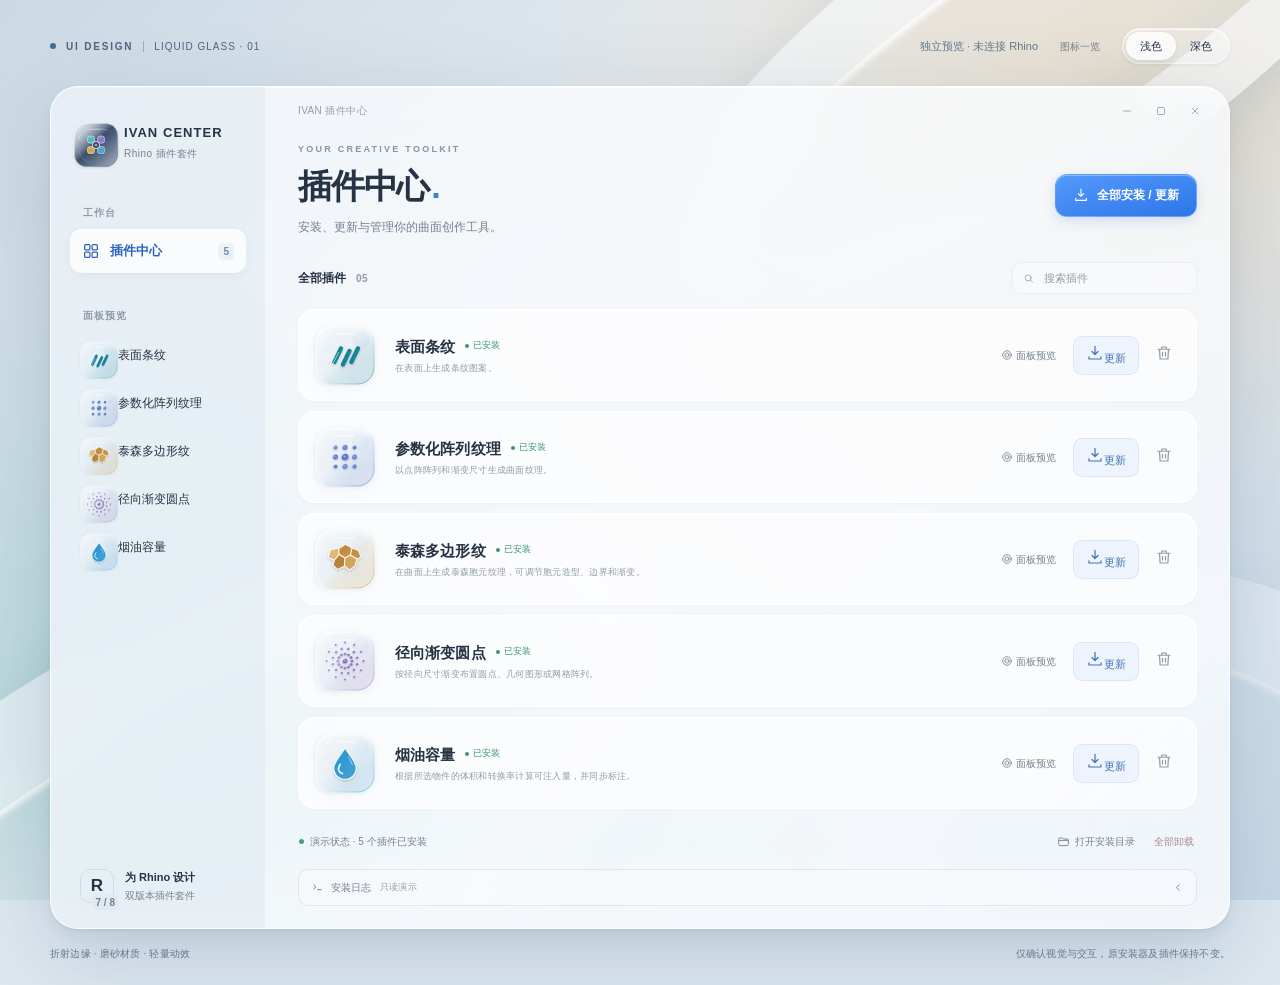
<file: index.html>
<!doctype html>
<html lang="zh-CN">
<head>
  <meta charset="UTF-8">
  <meta name="viewport" content="width=device-width, initial-scale=1.0">
  <meta name="color-scheme" content="light dark">
  <title>IVAN CENTER · Liquid Glass UI 预览</title>
  <link rel="stylesheet" href="styles.css">
</head>
<body>
  <div class="wallpaper" aria-hidden="true"><div class="ribbon one"></div><div class="ribbon two"></div><div class="ribbon three"></div></div>
  <div class="design-toolbar">
    <div class="design-label"><span class="design-dot"></span> UI DESIGN <span class="toolbar-line"></span><span>LIQUID GLASS · 01</span></div>
    <div class="design-actions"><span class="preview-note">独立预览 · 未连接 Rhino</span><button type="button" id="iconBoardButton" class="text-button">图标一览</button><div class="theme-switch" role="group" aria-label="预览主题"><button type="button" data-theme="light" aria-pressed="true">浅色</button><button type="button" data-theme="dark" aria-pressed="false">深色</button></div></div>
  </div>
  <main class="app-window" id="appWindow">
    <aside class="sidebar">
      <div class="brand"><span id="brandIcon"></span><div><strong>IVAN CENTER</strong><span>Rhino 插件套件</span></div></div>
      <div class="side-heading">工作台</div>
      <button type="button" class="nav-main selected" id="homeButton"><span class="ui-icon" data-glyph="grid"></span>插件中心<span class="nav-count">5</span></button>
      <div class="side-heading panels-heading">面板预览</div>
      <nav class="panel-nav" id="panelNav" aria-label="插件面板预览"></nav>
      <div class="sidebar-bottom"><div class="compatibility-mark">R<span>7 / 8</span></div><div><strong>为 Rhino 设计</strong><span>双版本插件套件</span></div></div>
    </aside>
    <section class="main-content">
      <header class="window-bar"><span>IVAN 插件中心</span><div class="window-controls"><button type="button" id="minimizeButton" aria-label="最小化预览"><span class="ui-icon" data-glyph="minus"></span></button><button type="button" id="resizeButton" aria-label="切换预览尺寸"><span class="ui-icon" data-glyph="square"></span></button><button type="button" id="exitButton" aria-label="退出预览"><span class="ui-icon" data-glyph="close"></span></button></div></header>
      <div class="content-inner">
        <div class="page-heading"><div><div class="eyebrow">YOUR CREATIVE TOOLKIT</div><h1>插件中心<span class="heading-dot">.</span></h1><p>安装、更新与管理你的曲面创作工具。</p></div><button type="button" class="button primary install-all" id="installAll"><span class="ui-icon" data-glyph="download"></span>全部安装 / 更新</button></div>
        <div class="list-toolbar"><div class="collection-label">全部插件 <span>05</span></div><label class="search-field"><span class="ui-icon" data-glyph="search"></span><input type="search" id="pluginSearch" placeholder="搜索插件" aria-label="搜索插件"></label></div>
        <div class="plugin-list" id="pluginList"></div>
        <div class="empty-search" id="emptySearch" hidden><span class="ui-icon" data-glyph="search"></span><strong>没有匹配的插件</strong><p>试试插件名称或英文命令。</p></div>
        <section class="installation-footer"><div class="footer-top"><div class="ready-label"><span class="status-dot"></span><span id="overallStatus">演示状态 · 5 个插件已安装</span></div><div class="footer-actions"><button type="button" id="openDirectory" class="text-button"><span class="ui-icon" data-glyph="folder"></span>打开安装目录</button><button type="button" id="uninstallAll" class="text-button danger-text">全部卸载</button></div></div><div class="progress-line" id="installProgress" hidden><div></div></div><details class="log-details"><summary><span class="ui-icon" data-glyph="terminal"></span>安装日志<span class="log-tag">只读演示</span><span class="ui-icon summary-chevron" data-glyph="chevron"></span></summary><pre id="logOutput">[UI PREVIEW] 五个插件已载入设计预览。
不执行安装、卸载或 Rhino 命令。</pre></details></section>
      </div>
    </section>
  </main>
  <div class="design-caption"><span>折射边缘 · 磨砂材质 · 轻量动效</span><span>仅确认视觉与交互，原安装器及插件保持不变。</span></div>
  <div class="overlay" id="panelOverlay" hidden>
    <div class="preview-shell" role="dialog" aria-modal="true" aria-labelledby="panelTitle">
      <section class="viewport"><header><span class="viewport-label"><span class="status-dot"></span>造型示意</span><button type="button" id="fixtureButton" class="fixture-button">示例：多重曲面 · 2 面</button></header><div class="viewport-art" id="viewportArt"></div><div class="viewport-description"><span id="visualEnglish"></span><h2 id="visualTitle"></h2><p id="visualDescription"></p></div><footer><span class="axis-mark"><i>X</i><i>Y</i><i>Z</i></span><span>效果示意 · 非 Rhino 计算结果</span></footer></section>
      <section class="parameter-panel"><header class="panel-header"><span id="panelHeaderIcon"></span><div><div class="panel-overline">PARAMETERS <span id="panelIndex"></span></div><h2 id="panelTitle"></h2></div><button type="button" id="closePanel" class="round-button" aria-label="关闭参数面板"><span class="ui-icon" data-glyph="close"></span></button></header><div class="panel-scroll" id="panelBody"></div><footer class="panel-footer"><div class="panel-status" id="panelStatus" role="status" aria-live="polite">未选择物件</div><div class="panel-footer-buttons"><button type="button" id="cancelPanel" class="button secondary">取消</button><button type="button" id="generateButton" class="button primary">生成<span class="ui-icon" data-glyph="arrow"></span></button></div></footer></section>
    </div>
  </div>
  <div class="overlay" id="iconsOverlay" hidden><section class="icons-dialog" role="dialog" aria-modal="true" aria-labelledby="iconsTitle"><header><div><div class="eyebrow">ONE FAMILY. FIVE TOOLS.</div><h2 id="iconsTitle">同一种材质，各自的性格。</h2></div><button type="button" class="round-button" id="closeIcons" aria-label="关闭图标一览"><span class="ui-icon" data-glyph="close"></span></button></header><div class="icon-family" id="iconFamily"></div><footer>统一晶体底板、顶光与折射边缘；通过符号和色相区分插件，不只依赖颜色。</footer></section></div>
  <div class="confirm-overlay" id="confirmOverlay" hidden><section class="confirm-dialog" role="alertdialog" aria-modal="true" aria-labelledby="confirmTitle"><div class="confirm-symbol"><span class="ui-icon" data-glyph="trash"></span></div><h2 id="confirmTitle">卸载插件？</h2><p id="confirmDescription"></p><div><button type="button" class="button secondary" id="confirmCancel">取消</button><button type="button" class="button danger" id="confirmAccept">演示卸载</button></div></section></div>
  <div class="toast" id="toast" role="status" aria-live="polite" hidden></div>
  <div class="closed-state" id="closedState" hidden><span id="closedIcon"></span><h1>预览已关闭</h1><p>原安装器和插件未受影响。</p><button type="button" class="button primary" id="reopenButton">重新打开预览</button></div>
  <script src="icons.js"></script><script src="panels-data.js"></script><script src="art.js"></script><script src="app.js"></script>
</body>
</html>
</file>
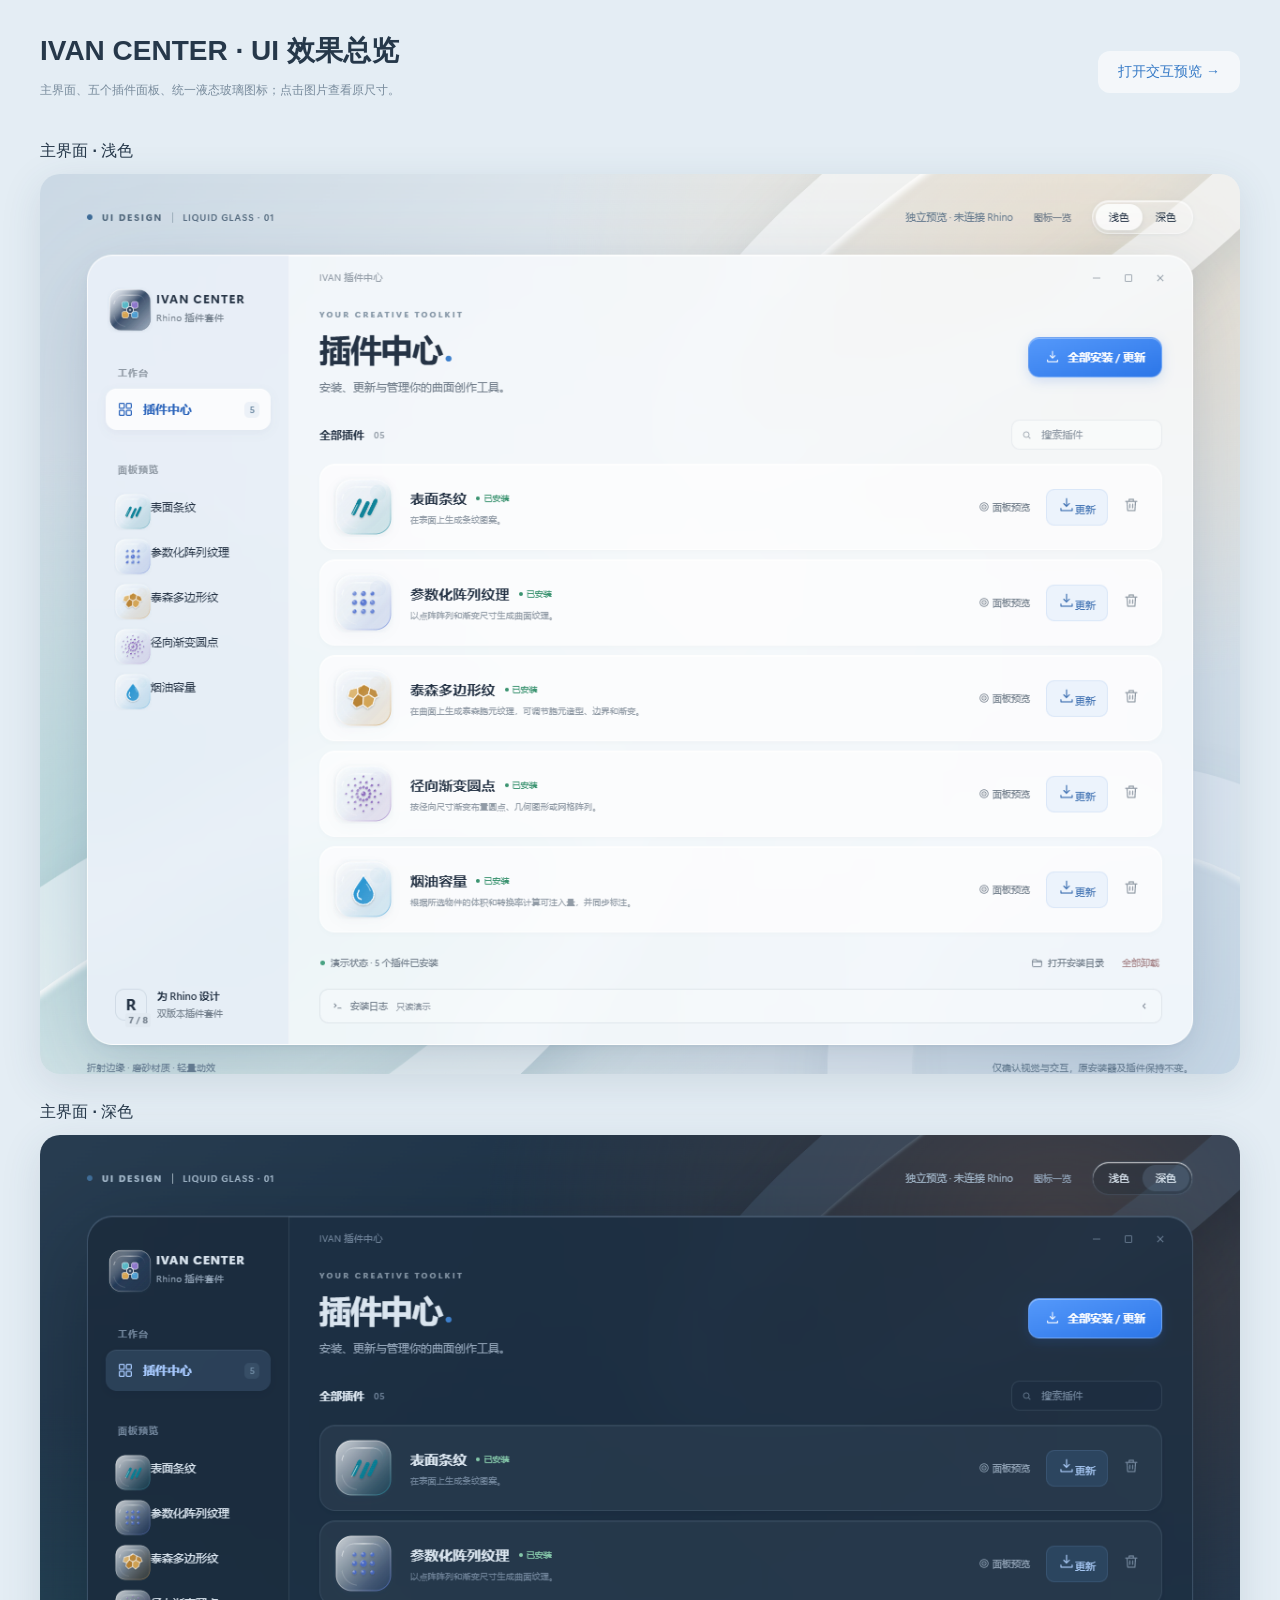
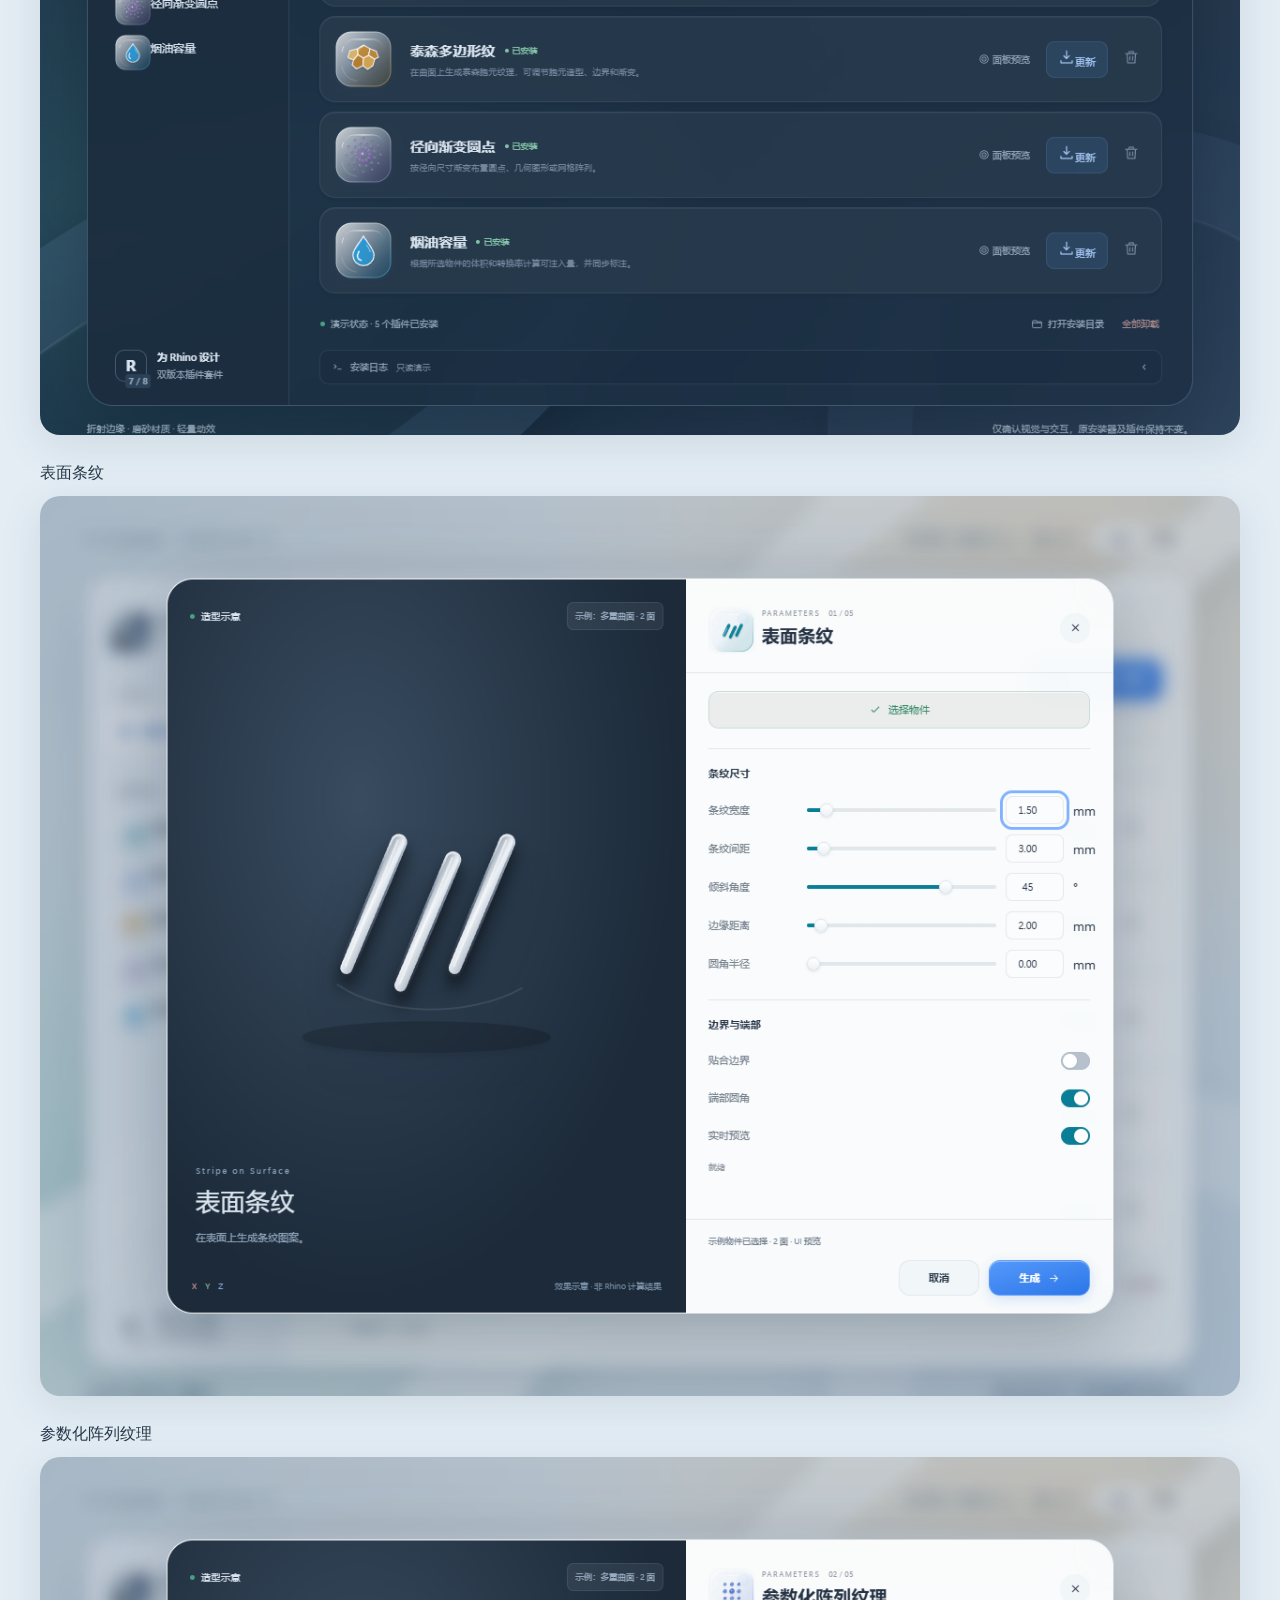
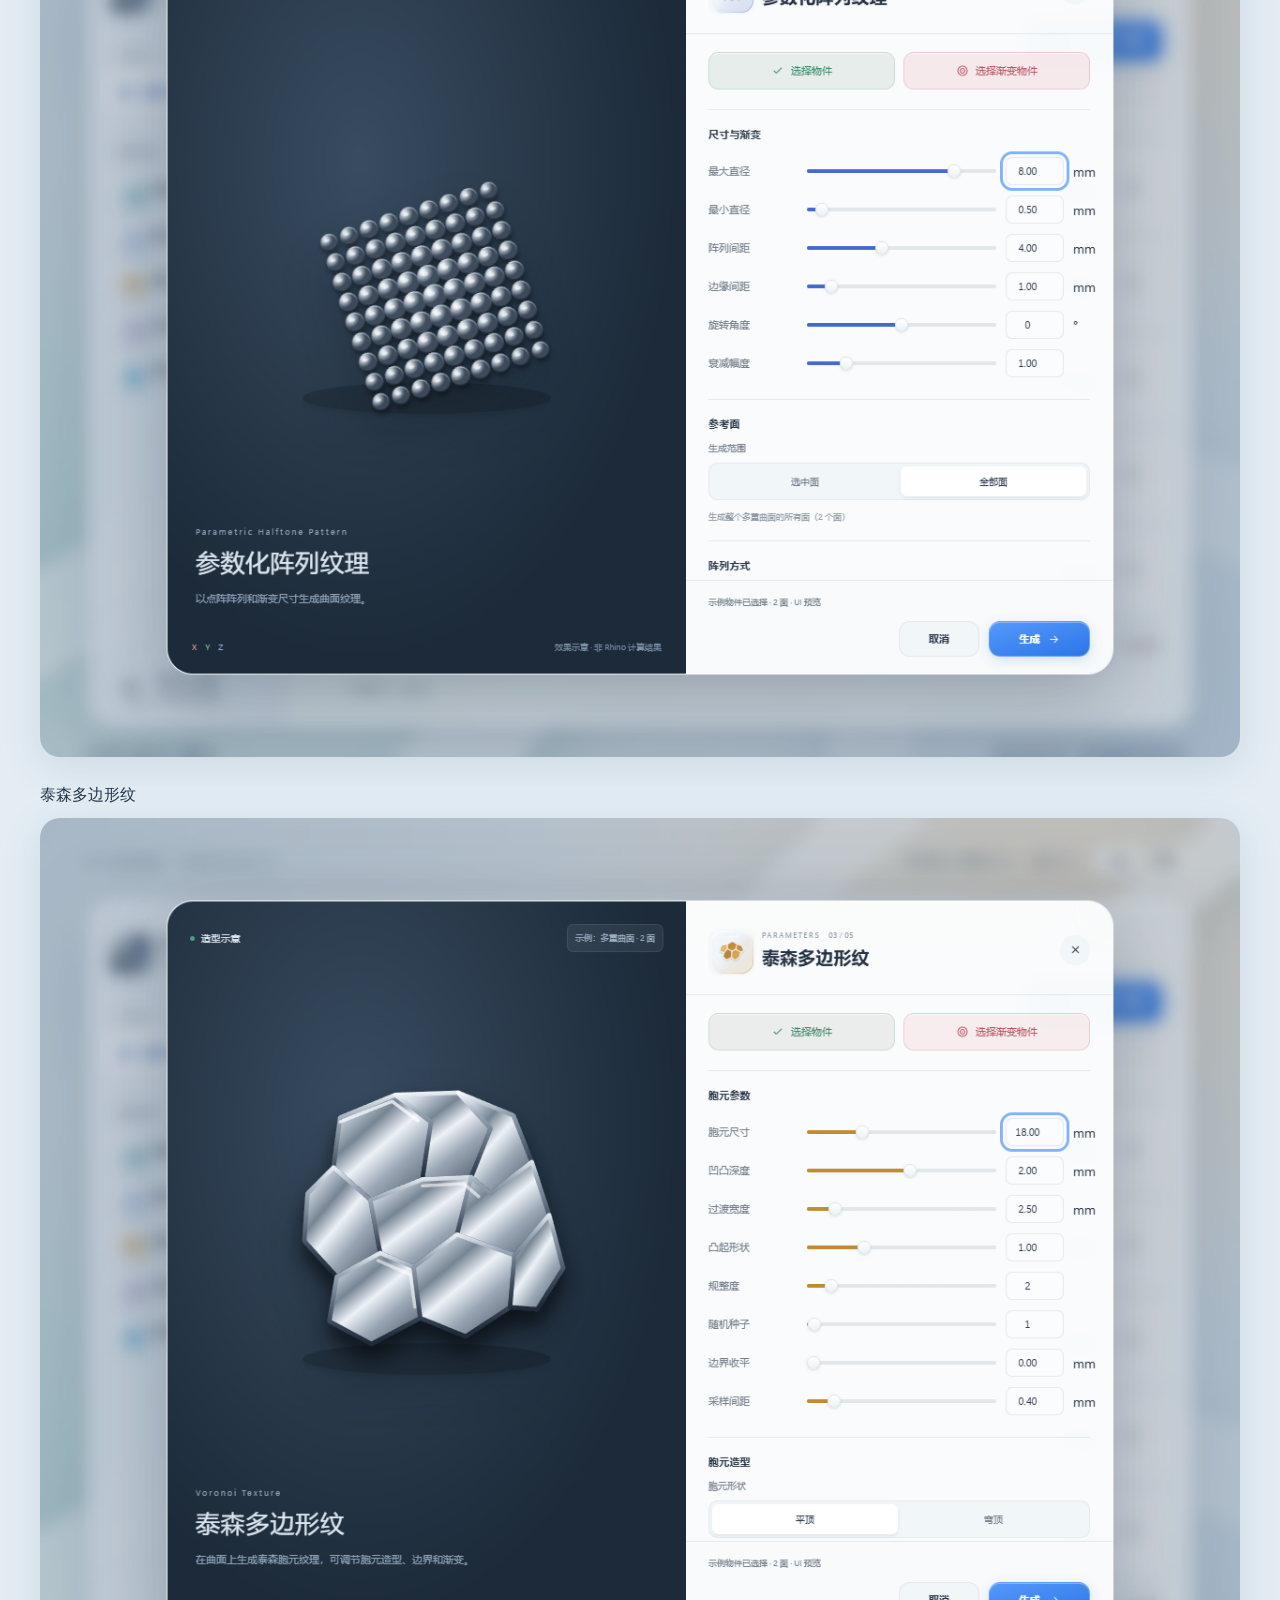
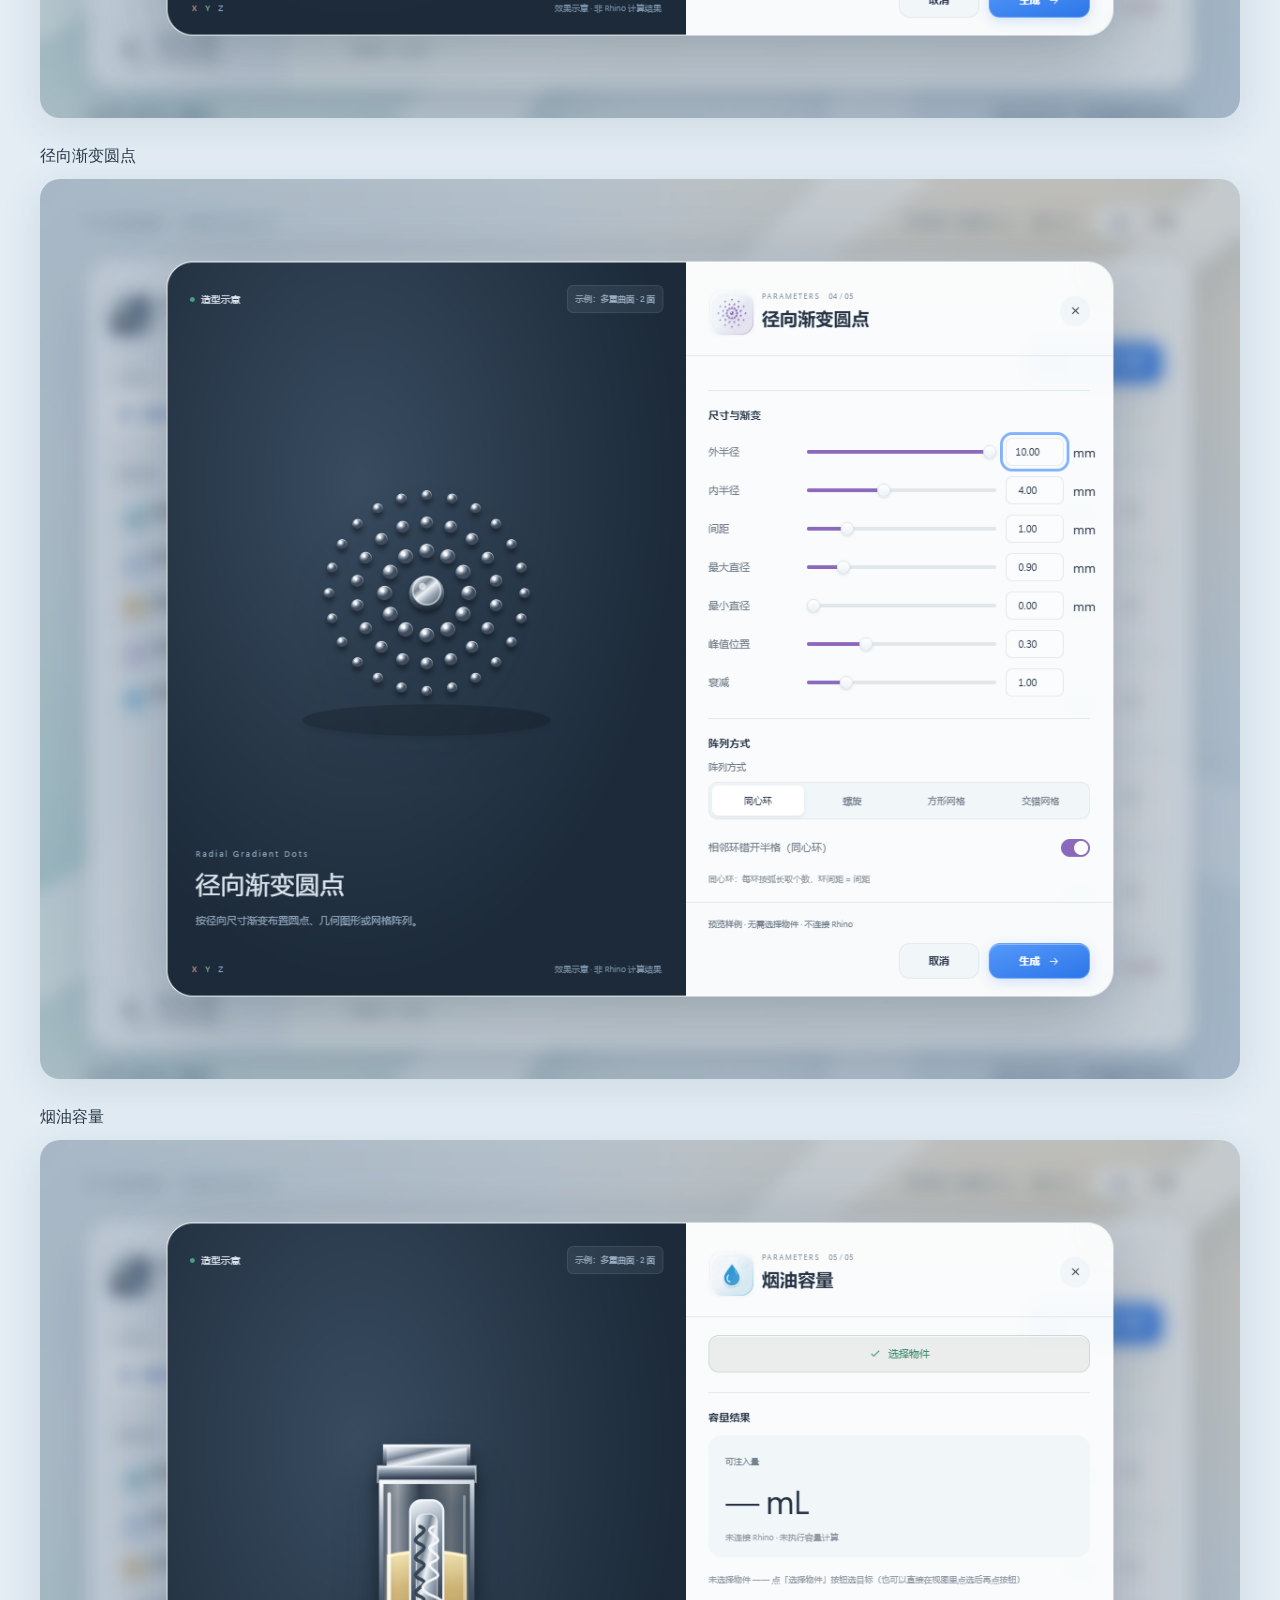
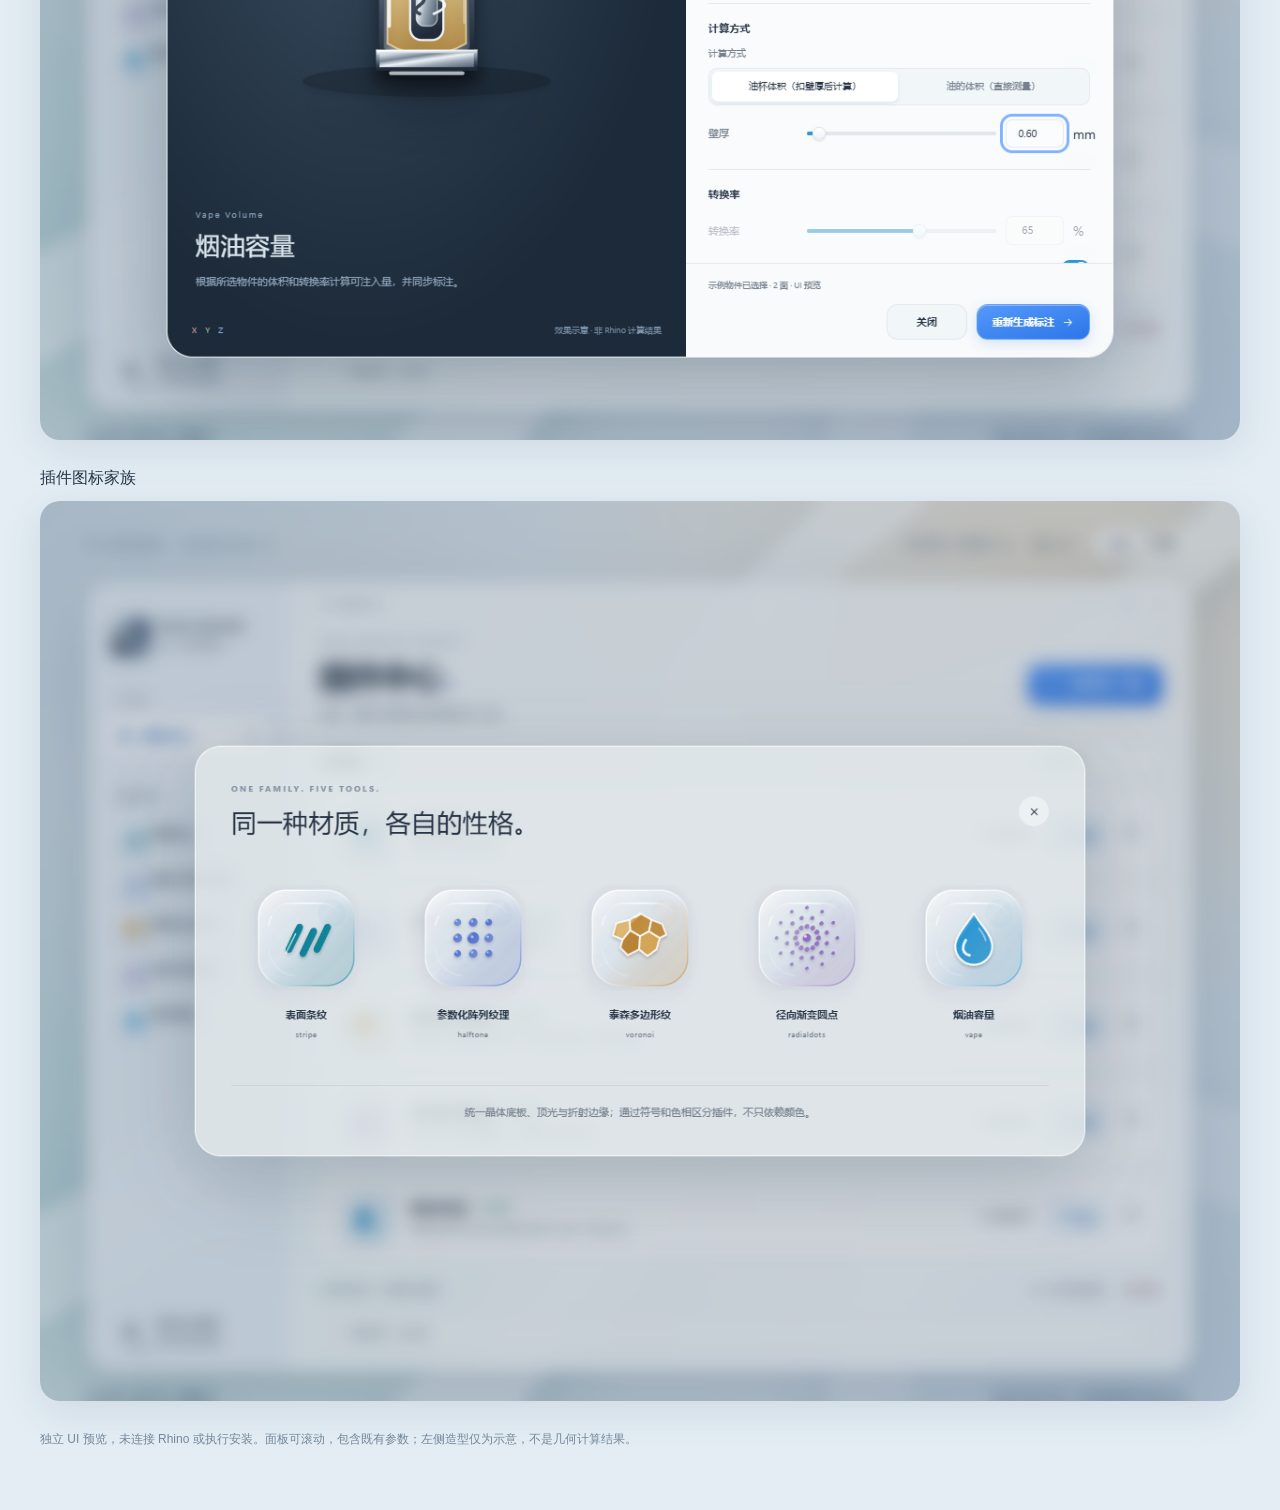
<file: gallery.html>
<!doctype html><html lang="zh-CN"><head><meta charset="utf-8"><meta name="viewport" content="width=device-width,initial-scale=1"><title>IVAN CENTER UI 效果总览</title><style>*{box-sizing:border-box}body{margin:0;padding:32px;background:#e4edf4;color:#26384a;font:14px "Segoe UI","Microsoft YaHei",sans-serif}main{max-width:1200px;margin:auto}header{display:flex;gap:16px;align-items:center;justify-content:space-between;margin-bottom:30px}h1{font-size:28px;margin:0}p{color:#788b9c;font-size:12px}a{color:#3479c6;text-decoration:none}header>a{padding:12px 20px;background:#fff9;border-radius:12px}section{margin:28px 0}h2{font-size:16px;font-weight:550;margin:0 0 12px}img{width:100%;height:auto;border-radius:20px;display:block;box-shadow:0 10px 40px #314d6720}footer{font-size:12px;color:#72879a;margin:30px 0}@media(max-width:600px){body{padding:16px}header{display:block}header>a{display:inline-block;margin:12px 0}h1{font-size:23px}}</style></head><body><main><header><div><h1>IVAN CENTER · UI 效果总览</h1><p>主界面、五个插件面板、统一液态玻璃图标；点击图片查看原尺寸。</p></div><a href="index.html">打开交互预览 →</a></header><section><h2>主界面 · 浅色</h2><a href="01-launcher-light.png" target="_blank"><img src="01-launcher-light.png" alt="主界面 · 浅色"></a></section><section><h2>主界面 · 深色</h2><a href="02-launcher-dark.png" target="_blank"><img src="02-launcher-dark.png" alt="主界面 · 深色"></a></section><section><h2>表面条纹</h2><a href="03-panel-stripe.png" target="_blank"><img src="03-panel-stripe.png" alt="表面条纹"></a></section><section><h2>参数化阵列纹理</h2><a href="04-panel-halftone.png" target="_blank"><img src="04-panel-halftone.png" alt="参数化阵列纹理"></a></section><section><h2>泰森多边形纹</h2><a href="05-panel-voronoi.png" target="_blank"><img src="05-panel-voronoi.png" alt="泰森多边形纹"></a></section><section><h2>径向渐变圆点</h2><a href="06-panel-radialdots.png" target="_blank"><img src="06-panel-radialdots.png" alt="径向渐变圆点"></a></section><section><h2>烟油容量</h2><a href="07-panel-vape.png" target="_blank"><img src="07-panel-vape.png" alt="烟油容量"></a></section><section><h2>插件图标家族</h2><a href="08-icon-family.png" target="_blank"><img src="08-icon-family.png" alt="插件图标家族"></a></section><footer>独立 UI 预览，未连接 Rhino 或执行安装。面板可滚动，包含既有参数；左侧造型仅为示意，不是几何计算结果。</footer></main></body></html>
</file>
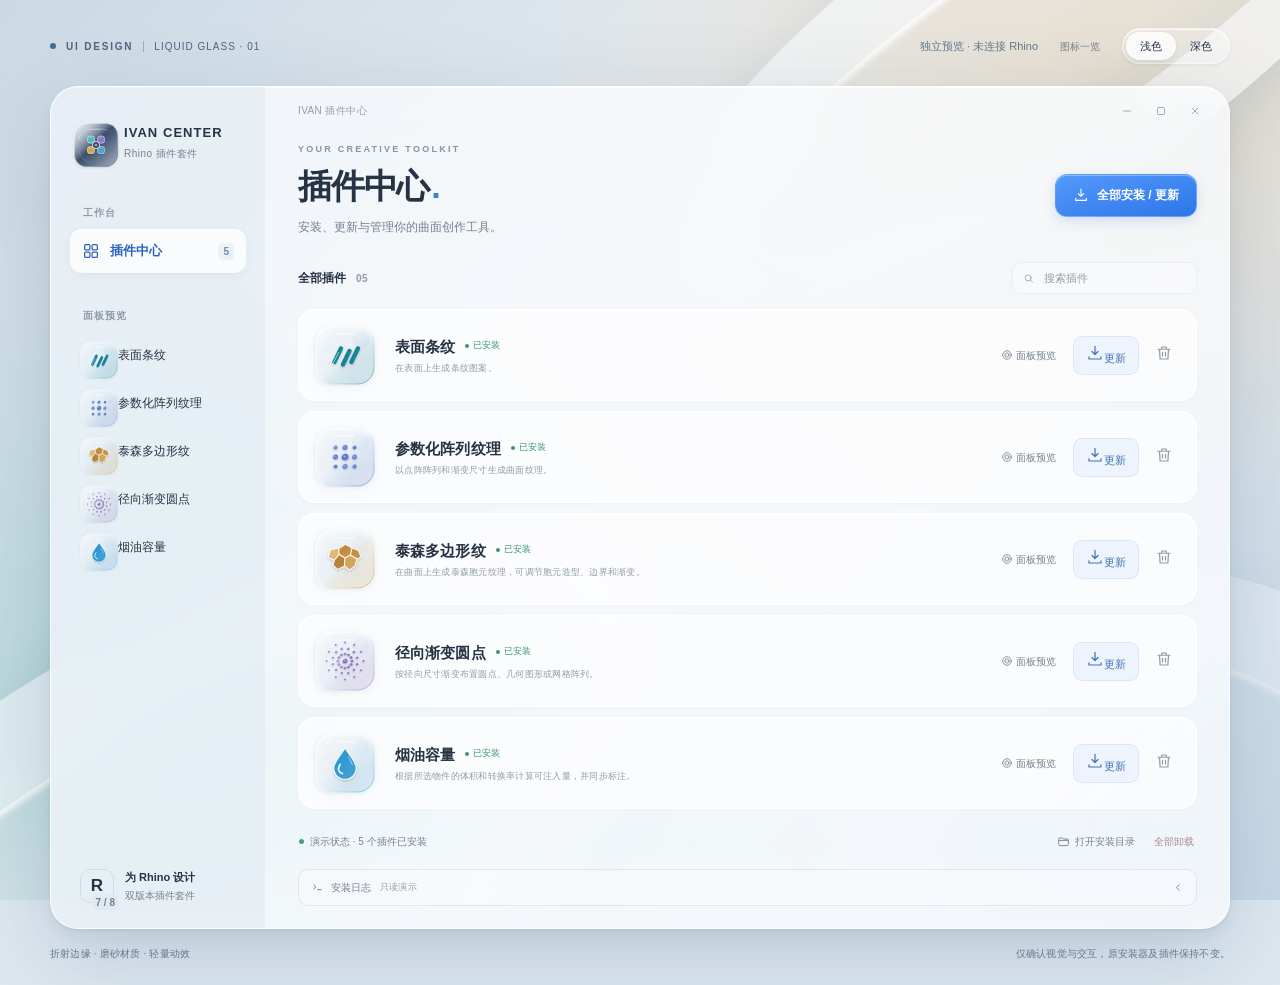
<file: index.baseline.html>
<!doctype html>
<html lang="zh-CN">
<head>
  <meta charset="UTF-8">
  <meta name="viewport" content="width=device-width, initial-scale=1.0">
  <meta name="color-scheme" content="light dark">
  <title>IVAN CENTER · Liquid Glass UI 预览</title>
  <link rel="stylesheet" href="styles.css">
</head>
<body>
  <div class="wallpaper" aria-hidden="true"><div class="ribbon one"></div><div class="ribbon two"></div><div class="ribbon three"></div></div>
  <div class="design-toolbar">
    <div class="design-label"><span class="design-dot"></span> UI DESIGN <span class="toolbar-line"></span><span>LIQUID GLASS · 01</span></div>
    <div class="design-actions"><span class="preview-note">独立预览 · 未连接 Rhino</span><button type="button" id="iconBoardButton" class="text-button">图标一览</button><div class="theme-switch" role="group" aria-label="预览主题"><button type="button" data-theme="light" aria-pressed="true">浅色</button><button type="button" data-theme="dark" aria-pressed="false">深色</button></div></div>
  </div>
  <main class="app-window" id="appWindow">
    <aside class="sidebar">
      <div class="brand"><span id="brandIcon"></span><div><strong>IVAN CENTER</strong><span>Rhino 插件套件</span></div></div>
      <div class="side-heading">工作台</div>
      <button type="button" class="nav-main selected" id="homeButton"><span class="ui-icon" data-glyph="grid"></span>插件中心<span class="nav-count">5</span></button>
      <div class="side-heading panels-heading">面板预览</div>
      <nav class="panel-nav" id="panelNav" aria-label="插件面板预览"></nav>
      <div class="sidebar-bottom"><div class="compatibility-mark">R<span>7 / 8</span></div><div><strong>为 Rhino 设计</strong><span>双版本插件套件</span></div></div>
    </aside>
    <section class="main-content">
      <header class="window-bar"><span>IVAN 插件中心</span><div class="window-controls"><button type="button" id="minimizeButton" aria-label="最小化预览"><span class="ui-icon" data-glyph="minus"></span></button><button type="button" id="resizeButton" aria-label="切换预览尺寸"><span class="ui-icon" data-glyph="square"></span></button><button type="button" id="exitButton" aria-label="退出预览"><span class="ui-icon" data-glyph="close"></span></button></div></header>
      <div class="content-inner">
        <div class="page-heading"><div><div class="eyebrow">YOUR CREATIVE TOOLKIT</div><h1>插件中心<span class="heading-dot">.</span></h1><p>安装、更新与管理你的曲面创作工具。</p></div><button type="button" class="button primary install-all" id="installAll"><span class="ui-icon" data-glyph="download"></span>全部安装 / 更新</button></div>
        <div class="list-toolbar"><div class="collection-label">全部插件 <span>05</span></div><label class="search-field"><span class="ui-icon" data-glyph="search"></span><input type="search" id="pluginSearch" placeholder="搜索插件" aria-label="搜索插件"></label></div>
        <div class="plugin-list" id="pluginList"></div>
        <div class="empty-search" id="emptySearch" hidden><span class="ui-icon" data-glyph="search"></span><strong>没有匹配的插件</strong><p>试试插件名称或英文命令。</p></div>
        <section class="installation-footer"><div class="footer-top"><div class="ready-label"><span class="status-dot"></span><span id="overallStatus">演示状态 · 5 个插件已安装</span></div><div class="footer-actions"><button type="button" id="openDirectory" class="text-button"><span class="ui-icon" data-glyph="folder"></span>打开安装目录</button><button type="button" id="uninstallAll" class="text-button danger-text">全部卸载</button></div></div><div class="progress-line" id="installProgress" hidden><div></div></div><details class="log-details"><summary><span class="ui-icon" data-glyph="terminal"></span>安装日志<span class="log-tag">只读演示</span><span class="ui-icon summary-chevron" data-glyph="chevron"></span></summary><pre id="logOutput">[UI PREVIEW] 五个插件已载入设计预览。
不执行安装、卸载或 Rhino 命令。</pre></details></section>
      </div>
    </section>
  </main>
  <div class="design-caption"><span>折射边缘 · 磨砂材质 · 轻量动效</span><span>仅确认视觉与交互，原安装器及插件保持不变。</span></div>
  <div class="overlay" id="panelOverlay" hidden>
    <div class="preview-shell" role="dialog" aria-modal="true" aria-labelledby="panelTitle">
      <section class="viewport"><header><span class="viewport-label"><span class="status-dot"></span>造型示意</span><button type="button" id="fixtureButton" class="fixture-button">示例：多重曲面 · 2 面</button></header><div class="viewport-art" id="viewportArt"></div><div class="viewport-description"><span id="visualEnglish"></span><h2 id="visualTitle"></h2><p id="visualDescription"></p></div><footer><span class="axis-mark"><i>X</i><i>Y</i><i>Z</i></span><span>效果示意 · 非 Rhino 计算结果</span></footer></section>
      <section class="parameter-panel"><header class="panel-header"><span id="panelHeaderIcon"></span><div><div class="panel-overline">PARAMETERS <span id="panelIndex"></span></div><h2 id="panelTitle"></h2></div><button type="button" id="closePanel" class="round-button" aria-label="关闭参数面板"><span class="ui-icon" data-glyph="close"></span></button></header><div class="panel-scroll" id="panelBody"></div><footer class="panel-footer"><div class="panel-status" id="panelStatus" role="status" aria-live="polite">未选择物件</div><div class="panel-footer-buttons"><button type="button" id="cancelPanel" class="button secondary">取消</button><button type="button" id="generateButton" class="button primary">生成<span class="ui-icon" data-glyph="arrow"></span></button></div></footer></section>
    </div>
  </div>
  <div class="overlay" id="iconsOverlay" hidden><section class="icons-dialog" role="dialog" aria-modal="true" aria-labelledby="iconsTitle"><header><div><div class="eyebrow">ONE FAMILY. FIVE TOOLS.</div><h2 id="iconsTitle">同一种材质，各自的性格。</h2></div><button type="button" class="round-button" id="closeIcons" aria-label="关闭图标一览"><span class="ui-icon" data-glyph="close"></span></button></header><div class="icon-family" id="iconFamily"></div><footer>统一晶体底板、顶光与折射边缘；通过符号和色相区分插件，不只依赖颜色。</footer></section></div>
  <div class="confirm-overlay" id="confirmOverlay" hidden><section class="confirm-dialog" role="alertdialog" aria-modal="true" aria-labelledby="confirmTitle"><div class="confirm-symbol"><span class="ui-icon" data-glyph="trash"></span></div><h2 id="confirmTitle">卸载插件？</h2><p id="confirmDescription"></p><div><button type="button" class="button secondary" id="confirmCancel">取消</button><button type="button" class="button danger" id="confirmAccept">演示卸载</button></div></section></div>
  <div class="toast" id="toast" role="status" aria-live="polite" hidden></div>
  <div class="closed-state" id="closedState" hidden><span id="closedIcon"></span><h1>预览已关闭</h1><p>原安装器和插件未受影响。</p><button type="button" class="button primary" id="reopenButton">重新打开预览</button></div>
  <script src="icons.js"></script><script src="panels-data.js"></script><script src="app.js"></script>
</body>
</html>
</file>
<file: styles.css>
@charset "UTF-8";
:root{--ink:#253345;--muted:#74808d;--faint:#919ba6;--accent:#347df1;--line:rgba(100,123,142,.14);--surface:rgba(255,255,255,.78);--row:rgba(255,255,255,.66);--field:rgba(239,244,248,.8);--glass:rgba(247,250,252,.68);--sidebar:rgba(229,237,245,.64);--shadow:rgba(48,70,94,.12);--fast:150ms;--base:200ms;--slow:300ms;--exit:150ms;--out:cubic-bezier(.05,.7,.1,1);--in:cubic-bezier(.3,0,.8,.15);--standard:cubic-bezier(.2,0,0,1);font-family:"Segoe UI Variable Display","Segoe UI","Microsoft YaHei",sans-serif;color-scheme:light}
*{box-sizing:border-box}body{margin:0;min-height:100vh;padding:28px 40px 24px;color:var(--ink);font-size:14px;line-height:1.5;background:#dee8f0;-webkit-font-smoothing:antialiased}button,input{font:inherit}button{cursor:pointer;color:inherit}button:disabled{cursor:not-allowed;opacity:.48}button,input{outline:none}button:focus-visible,input:focus-visible,summary:focus-visible{outline:3px solid #82b2ff;outline-offset:3px}button{border:0}input::placeholder{color:var(--faint)}[hidden]{display:none!important}h1,h2,p{margin:0}svg{display:block}button .ui-icon{flex-shrink:0}.ui-icon{display:inline-flex;align-items:center;justify-content:center;width:18px;height:18px}.ui-icon svg{width:100%;height:100%;stroke:currentColor;stroke-width:1.65;fill:none;stroke-linecap:round;stroke-linejoin:round}.wallpaper{position:fixed;inset:0;z-index:-1;overflow:hidden;background:radial-gradient(ellipse at 88% 10%,#e7ded0 0,transparent 37%),radial-gradient(ellipse at 12% 77%,#b7d8db 0,transparent 43%),linear-gradient(130deg,#cbd9e5,#ecf0f2 52%,#c7d8e7)}.ribbon{position:absolute;width:920px;height:320px;transform:rotate(-34deg);border-radius:50%;border:66px solid rgba(248,252,255,.56);box-shadow:inset 1px 5px 6px rgba(255,255,255,.9),0 16px 56px rgba(52,93,127,.16),inset 0 -20px 40px rgba(74,112,140,.06)}.ribbon.one{right:-225px;top:-120px}.ribbon.two{left:-370px;bottom:-190px;width:1100px;height:460px;border-width:92px;transform:rotate(-30deg)}.ribbon.three{right:-210px;bottom:-320px;width:650px;height:650px;border-width:90px;transform:rotate(32deg);opacity:.55}.design-toolbar,.design-caption{max-width:1180px;margin:auto;display:flex;align-items:center;justify-content:space-between;gap:16px}.design-toolbar{margin-bottom:22px;min-height:32px}.design-label{display:flex;gap:10px;align-items:center;font-size:10px;letter-spacing:1.8px;font-weight:700;color:#4f667b}.design-label>span:last-child{font-weight:500;letter-spacing:1px}.design-dot{width:6px;height:6px;border-radius:50%;background:#3f6d98}.toolbar-line{height:11px;width:1px;background:#9caeba}.design-actions{display:flex;gap:20px;align-items:center}.preview-note{font-size:11px;color:#63798d}.theme-switch{display:flex;padding:3px;background:rgba(255,255,255,.3);border-radius:22px;box-shadow:inset 0 1px 1px rgba(255,255,255,.8),0 1px 4px rgba(75,101,125,.08);border:1px solid rgba(255,255,255,.5)}.theme-switch button{background:transparent;font-size:11px;border-radius:18px;padding:5px 14px;min-height:28px}.theme-switch button[aria-pressed=true]{background:rgba(255,255,255,.85);box-shadow:0 2px 5px rgba(40,67,95,.1)}.app-window{position:relative;max-width:1180px;min-height:772px;margin:auto;display:grid;grid-template-columns:215px 1fr;overflow:hidden;border-radius:28px;border:1px solid rgba(255,255,255,.84);background:var(--glass);backdrop-filter:blur(36px) saturate(125%);box-shadow:inset 0 1px 0 #fff,0 2px 3px rgba(74,103,132,.08),0 28px 90px rgba(49,82,113,.2),0 8px 20px rgba(61,88,111,.06)}.sidebar{display:flex;flex-direction:column;padding:34px 19px 25px;background:var(--sidebar);border-right:1px solid rgba(255,255,255,.45)}.brand{display:flex;align-items:center;gap:10px;padding:0 2px;margin-bottom:42px}.brand>span{width:42px;height:42px}.brand strong{display:block;font-size:13px;letter-spacing:1.05px;font-weight:750;white-space:nowrap}.brand div>span{display:block;font-size:10px;letter-spacing:.5px;margin-top:3px;color:var(--muted)}.side-heading{font-size:10px;font-weight:600;color:var(--faint);padding-left:13px;letter-spacing:1px;margin-bottom:9px}.nav-main{display:flex;gap:10px;align-items:center;text-align:left;padding:11px 12px;min-height:44px;border-radius:12px;background:transparent;font-size:13px}.nav-main.selected{background:rgba(255,255,255,.74);box-shadow:0 3px 10px rgba(63,90,117,.06),inset 0 1px 0 rgba(255,255,255,.94);color:#2b64bb;font-weight:600}.nav-count{margin-left:auto;font-size:10px;color:#6f8ba4;background:rgba(141,174,208,.12);border-radius:5px;padding:1px 5px}.panels-heading{margin-top:35px;margin-bottom:9px}.panel-nav{display:flex;flex-direction:column;gap:3px}.side-panel-button{display:flex;align-items:center;gap:10px;min-height:44px;padding:8px 9px;border-radius:12px;background:transparent;text-align:left;font-size:12px;white-space:nowrap}.side-panel-button .mini-icon{width:29px;height:29px;flex-shrink:0}.side-panel-button .ui-icon{margin-left:auto;width:12px;color:var(--faint);opacity:0}.sidebar-bottom{margin-top:auto;padding:32px 10px 0;display:flex;gap:11px;align-items:center}.compatibility-mark{width:34px;height:34px;border:1px solid #a3b2c150;border-radius:10px;font-size:17px;font-weight:700;display:flex;align-items:center;justify-content:center;position:relative}.compatibility-mark>span{position:absolute;bottom:-8px;right:-5px;font-size:8px;background:#e1e9f1;padding:0 3px;border-radius:3px}.sidebar-bottom strong,.sidebar-bottom div>span{display:block}.sidebar-bottom strong{font-size:11px;font-weight:600}.sidebar-bottom div>span{font-size:10px;color:var(--muted);margin-top:3px}.main-content{background:rgba(248,251,253,.45);min-width:0}.window-bar{height:47px;padding:0 18px 0 32px;display:flex;justify-content:space-between;align-items:center;color:var(--faint);font-size:10px;letter-spacing:.4px}.window-controls{display:flex;gap:2px}.window-controls button{display:flex;align-items:center;justify-content:center;width:32px;height:30px;border-radius:8px;background:transparent}.window-controls .ui-icon{width:12px;height:12px}.content-inner{padding:9px 32px 22px}.page-heading{display:flex;justify-content:space-between;align-items:center;margin-bottom:26px;gap:20px}.eyebrow{font-size:9px;letter-spacing:2.25px;font-weight:650;color:#8495a5;margin-bottom:7px}h1{font-size:34px;line-height:1.35;letter-spacing:-1.2px;font-weight:700;text-wrap:balance}.heading-dot{color:#3e80cc;margin-left:2px}.page-heading p{color:var(--muted);font-size:12px;margin-top:9px}.button{display:inline-flex;gap:8px;align-items:center;justify-content:center;min-height:40px;border-radius:12px;padding:10px 16px;font-size:12px;line-height:1.2;font-weight:600;white-space:nowrap;transition:transform var(--fast) var(--out),background-color var(--fast) var(--standard),box-shadow var(--fast) var(--standard)}.primary{color:#fff;background:linear-gradient(165deg,#5599fb,#2c76e8);border:1px solid rgba(255,255,255,.2);box-shadow:inset 0 1px 0 rgba(255,255,255,.32),0 4px 12px rgba(42,111,217,.18)}.secondary{background:var(--field);border:1px solid rgba(123,145,163,.12)}.danger{color:#fff;background:#cf525f}.install-all{padding:12px 17px;margin-top:11px;min-height:43px}.install-all .ui-icon{width:16px;height:16px}.list-toolbar{display:flex;justify-content:space-between;align-items:center;margin-bottom:15px;gap:16px}.collection-label{display:flex;align-items:center;gap:10px;font-size:12px;font-weight:600}.collection-label span{font-size:10px;letter-spacing:.5px;color:var(--faint);font-variant-numeric:tabular-nums}.search-field{display:flex;gap:8px;align-items:center;border:1px solid rgba(100,127,149,.1);background:rgba(255,255,255,.42);padding:7px 10px;border-radius:9px;color:var(--faint);height:32px;max-width:185px}.search-field .ui-icon{width:13px;height:13px}.search-field input{width:100%;min-width:0;border:0;background:transparent;font-size:11px;color:var(--ink)}.search-field:focus-within{border-color:#689ae3;box-shadow:0 0 0 3px rgba(101,157,237,.12)}.plugin-list{display:flex;flex-direction:column;gap:10px}.plugin-row{display:flex;align-items:center;gap:18px;padding:13px 17px 13px 14px;min-height:90px;border-radius:17px;background:var(--row);border:1px solid rgba(255,255,255,.84);box-shadow:0 2px 4px rgba(66,91,120,.02),inset 0 1px 0 rgba(255,255,255,.9);transition:background-color var(--fast) var(--standard),box-shadow var(--fast) var(--standard),transform var(--fast) var(--out)}.plugin-icon{width:64px;height:64px;flex-shrink:0;filter:drop-shadow(0 5px 6px rgba(72,95,115,.09))}.plugin-copy{min-width:0;flex:1}.plugin-copy .title-line{display:flex;gap:10px;align-items:center;flex-wrap:wrap}.plugin-copy h2{font-size:15px;line-height:1.4;font-weight:650;letter-spacing:.1px}.plugin-copy p{color:var(--muted);font-size:11px;margin-top:4px;line-height:1.55}.plugin-meta{display:flex;align-items:center;gap:8px;margin-top:5px;color:var(--faint);font-size:9px;letter-spacing:.25px}.meta-divider{width:2px;height:2px;border-radius:50%;background:var(--faint)}.plugin-actions{display:flex;align-items:center;gap:10px;margin-left:auto}.row-update{font-size:11px;min-height:33px;border-radius:9px;padding:7px 12px;background:rgba(234,242,253,.84);border:1px solid rgba(109,155,219,.14);color:#4374b4;font-weight:500}.row-preview{display:flex;gap:3px;align-items:center;font-size:10px;color:var(--muted);padding:7px 0;background:transparent;white-space:nowrap;min-height:32px}.row-preview .ui-icon{width:12px;height:12px}.row-remove{font-size:10px;min-height:32px;border-radius:8px;padding:6px;background:transparent;color:var(--faint)}.plugin-action-group{display:flex;gap:7px;align-items:center}.installed-tag{display:inline-flex;align-items:center;gap:4px;font-size:9px;font-weight:400;color:#3a9370;white-space:nowrap}.installed-tag:before{content:"";width:4px;height:4px;background:currentColor;border-radius:50%}.installed-tag.absent{color:#8c97a2}.installation-footer{margin-top:18px}.footer-top{display:flex;justify-content:space-between;align-items:center;gap:10px;padding:0 1px}.ready-label{font-size:10px;color:var(--muted);display:flex;align-items:center;gap:6px}.status-dot{display:inline-block;background:#48a282;width:5px;height:5px;border-radius:50%}.footer-actions{display:flex;gap:15px;align-items:center}.text-button{background:transparent;display:inline-flex;align-items:center;gap:5px;font-size:10px;padding:5px 2px;min-height:28px;color:var(--muted);border-radius:5px}.text-button .ui-icon{width:13px;height:13px}.danger-text{color:#a9898d}.log-details{margin-top:14px;border-radius:10px;border:1px solid var(--line);background:rgba(255,255,255,.28);color:var(--muted)}.log-details summary{display:flex;align-items:center;gap:7px;font-size:10px;padding:10px 12px;cursor:pointer;list-style:none}.log-details summary::-webkit-details-marker{display:none}.log-details summary>.ui-icon{width:13px;height:13px}.log-tag{color:var(--faint);font-size:9px;letter-spacing:.2px;margin-left:2px}.summary-chevron{margin-left:auto;transform:rotate(90deg)}.log-details[open] .summary-chevron{transform:rotate(-90deg)}.log-details pre{white-space:pre-wrap;font-family:Consolas,monospace;font-size:10px;padding:0 12px 8px;line-height:1.7;margin:0}.progress-line{height:3px;background:var(--line);border-radius:5px;overflow:hidden;margin-top:10px}.progress-line>div{height:100%;background:#4591f7;transform:scaleX(0);transform-origin:left center;transition:transform var(--base) var(--standard)}.design-caption{font-size:10px;color:#697f93;margin-top:17px;letter-spacing:.2px}.empty-search{text-align:center;padding:100px 20px}.empty-search .ui-icon{margin:0 auto 15px;width:28px;height:28px;color:var(--faint)}.empty-search strong{font-size:15px}.empty-search p{margin-top:8px;color:var(--muted);font-size:12px}.overlay,.confirm-overlay{position:fixed;inset:0;z-index:10;display:flex;align-items:center;justify-content:center;padding:35px;background:rgba(43,66,86,.22);backdrop-filter:blur(9px);opacity:0;transition:opacity var(--exit) var(--in)}.overlay.is-open,.confirm-overlay.is-open{opacity:1;transition-duration:var(--slow);transition-timing-function:var(--out)}.preview-shell{display:grid;grid-template-columns:1fr 455px;max-width:1010px;width:100%;height:min(784px,calc(100dvh - 80px));border-radius:28px;border:1px solid rgba(255,255,255,.75);overflow:hidden;background:var(--glass);box-shadow:0 24px 80px rgba(27,49,68,.3),inset 0 1px 0 #fff;transform:translateY(10px) scale(.98);opacity:0;transition:transform var(--exit) var(--in),opacity var(--exit) var(--in)}.is-open .preview-shell,.is-open .icons-dialog,.is-open .confirm-dialog{transform:translateY(0) scale(1);opacity:1;transition-duration:var(--slow);transition-timing-function:var(--out)}.viewport{position:relative;background:radial-gradient(ellipse at 37% 30%,#394c60,#1c2a39 70%);color:#dbe5ee;display:flex;flex-direction:column;overflow:hidden;min-width:0}.viewport:after{content:"";position:absolute;inset:0;pointer-events:none;opacity:.11;background-image:radial-gradient(#a5bcd0 .7px,transparent .7px);background-size:20px 20px;mask-image:linear-gradient(transparent,#000 35%,transparent 80%)}.viewport>header{position:relative;z-index:1;display:flex;align-items:center;justify-content:space-between;padding:24px;gap:10px}.viewport-label{font-size:10px;letter-spacing:.5px;display:flex;gap:7px;align-items:center;white-space:nowrap}.fixture-button{background:rgba(227,242,255,.07);color:#9aadc1;border:1px solid rgba(164,193,219,.13);border-radius:7px;font-size:9px;padding:6px 8px;min-height:30px;white-space:nowrap}.viewport-art{width:100%;flex:1;min-height:0;display:flex;align-items:center;justify-content:center;padding:10px 17px 0;position:relative;z-index:1}.viewport-art>svg{max-width:100%;width:100%;max-height:410px;filter:drop-shadow(0 26px 25px rgba(5,14,23,.32))}.viewport-description{position:relative;z-index:1;padding:5px 30px 35px}.viewport-description>span{display:block;font-size:9px;letter-spacing:2px;color:#88a0b8;margin-bottom:8px}.viewport-description h2{font-size:26px;font-weight:500;letter-spacing:.5px;line-height:1.4}.viewport-description p{font-size:11px;color:#8fa5bb;line-height:1.8;margin-top:10px;max-width:330px}.viewport>footer{z-index:1;display:flex;justify-content:space-between;align-items:center;padding:0 26px 22px;color:#7b92a8;font-size:9px;gap:10px}.axis-mark{display:flex;gap:9px;font-size:9px}.axis-mark i{font-style:normal}.axis-mark i:nth-child(1){color:#d49494}.axis-mark i:nth-child(2){color:#8dbd9e}.axis-mark i:nth-child(3){color:#8caada}.parameter-panel{min-width:0;display:flex;flex-direction:column;background:var(--surface);backdrop-filter:blur(28px) saturate(115%)}.panel-header{height:100px;min-height:100px;padding:24px 24px 20px;display:flex;align-items:center;gap:12px;border-bottom:1px solid var(--line)}.panel-header>span{width:45px;height:45px;flex-shrink:0}.panel-overline{font-size:8px;color:var(--faint);letter-spacing:1.5px;display:flex;gap:9px;align-items:center;margin-bottom:4px}.panel-overline>span{letter-spacing:.3px;font-variant-numeric:tabular-nums}.panel-header h2{font-size:19px;font-weight:600;letter-spacing:.1px;white-space:normal;line-height:1.4}.round-button{display:flex;align-items:center;justify-content:center;width:32px;height:32px;border-radius:50%;background:var(--field);flex-shrink:0;margin-left:auto;position:relative}.round-button:after{content:"";position:absolute;inset:-6px}.round-button .ui-icon{width:13px;height:13px}.panel-scroll{padding:19px 24px 22px;overflow-y:auto;flex:1;scrollbar-width:thin;scrollbar-color:#b8c7d080 transparent}.pick-section{margin-bottom:21px}.section-topline{display:flex;justify-content:space-between;align-items:center;margin-bottom:9px}.section-label{font-size:10px;color:var(--muted);font-weight:550;letter-spacing:.35px}.section-topline>span:last-child{font-size:8px;color:var(--faint);letter-spacing:.4px}.pick-buttons{display:flex;gap:9px}.pick-button{min-height:40px;border-radius:11px;padding:9px 11px;display:flex;align-items:center;justify-content:center;gap:7px;flex:1;font-size:11px;color:#b85360;background:rgba(218,88,106,.085);border:1px solid rgba(192,75,92,.2);box-shadow:inset 0 1px 0 rgba(255,255,255,.66);transition:background-color var(--fast),transform var(--fast) var(--out)}.pick-button .ui-icon{width:14px;height:14px}.pick-button.picked{color:#38896a;background:rgba(63,159,119,.09);border-color:rgba(63,153,112,.2)}.pick-hint{font-size:9px;color:var(--faint);margin-top:7px;line-height:1.6}.param-group{padding-top:18px;margin-top:17px;border-top:1px solid var(--line)}.param-group.first-group{border-top:0;padding-top:0;margin-top:0}.param-group>h3{font-size:11px;letter-spacing:.2px;font-weight:650;margin:0 0 10px}.param-row{display:grid;grid-template-columns:95px minmax(55px,1fr) 62px 18px;gap:10px;align-items:center;min-height:41px}.param-row label{font-size:11px;color:var(--muted);line-height:1.4}.param-number{width:100%;border:1px solid var(--line);border-radius:7px;background:rgba(255,255,255,.42);font-size:11px;text-align:center;padding:6px 3px;color:var(--ink);font-variant-numeric:tabular-nums;-moz-appearance:textfield}.param-number::-webkit-inner-spin-button{opacity:0}.param-number:hover::-webkit-inner-spin-button{opacity:1}.param-unit{font-size:9px;color:var(--faint)}.range{width:100%;height:22px;background:transparent;accent-color:var(--plugin-accent,#3b8ce9);margin:0;-webkit-appearance:none;appearance:none;cursor:ew-resize}.range::-webkit-slider-runnable-track{height:4px;border-radius:5px;background:linear-gradient(to right,var(--plugin-accent,#3b8ce9) var(--fill,40%),rgba(122,144,163,.19) var(--fill,40%))}.range::-webkit-slider-thumb{-webkit-appearance:none;width:14px;height:14px;border-radius:50%;margin-top:-5px;background:linear-gradient(#fff,#edf3f8);border:1px solid rgba(93,114,134,.12);box-shadow:0 1px 3px rgba(56,88,115,.24),inset 0 1px 1px #fff}.range::-moz-range-track{height:4px;border-radius:5px;background:#bdcdda}.range::-moz-range-progress{height:4px;border-radius:5px;background:var(--plugin-accent)}.range::-moz-range-thumb{width:14px;height:14px;border-radius:50%;background:#fff;border:1px solid #c7d3dd}.segmented-row{margin:10px 0}.control-label{display:block;color:var(--muted);font-size:10px;margin-bottom:8px}.segmented{display:flex;gap:3px;padding:3px;background:var(--field);border-radius:10px;border:1px solid rgba(96,125,147,.09)}.segmented button{flex:1;background:transparent;padding:8px 5px;font-size:10px;border-radius:7px;white-space:normal;line-height:1.3;min-height:32px;color:var(--muted);transition:background-color var(--base),box-shadow var(--base),transform var(--fast) var(--out)}.segmented button[aria-pressed=true]{background:rgba(255,255,255,.94);color:var(--ink);box-shadow:0 2px 4px rgba(60,83,110,.1),inset 0 1px 0 #fff}.tiles{display:grid;grid-template-columns:repeat(3,1fr);gap:7px;margin:7px 0 11px}.tiles.shapes{grid-template-columns:repeat(4,1fr)}.tile{border:1px solid var(--line);border-radius:10px;min-height:67px;padding:9px 5px;background:rgba(255,255,255,.26);display:flex;flex-direction:column;align-items:center;justify-content:center;gap:5px;color:var(--muted);font-size:9px}.tile>svg{width:23px;height:23px;fill:currentColor}.tile[aria-pressed=true]{color:var(--plugin-accent,#377de8);border-color:var(--plugin-accent,#377de8);background:rgba(120,166,208,.08);box-shadow:inset 0 0 0 .4px var(--plugin-accent)}.toggle-row{display:flex;align-items:center;justify-content:space-between;gap:13px;min-height:40px;padding:5px 0;position:relative}.toggle-row>span{font-size:11px;color:var(--muted);line-height:1.7}.switch{appearance:none;-webkit-appearance:none;width:31px;height:19px;border-radius:14px;background:#b6c1cb;position:relative;flex-shrink:0;margin:0;cursor:pointer;transition:background-color var(--base) var(--standard);border:1px solid rgba(111,143,171,.11)}.switch:after{content:"";width:15px;height:15px;background:#fff;position:absolute;left:1px;top:1px;border-radius:50%;box-shadow:0 1px 3px rgba(47,75,101,.17);transform:translateX(0);transition:transform var(--base) var(--standard)}.switch:checked{background:var(--plugin-accent,#448cea)}.switch:checked:after{transform:translateX(12px)}.switch:before{content:"";position:absolute;inset:-12px -7px}.panel-inline-action{background:transparent;border-radius:6px;font-size:10px;color:var(--plugin-accent,#3a7ad1);padding:7px 0;min-height:32px;margin-right:15px}.param-note{font-size:9px;line-height:1.75;color:var(--faint);margin:6px 0 10px;white-space:pre-line}.result-control{background:var(--field);border-radius:15px;padding:15px 18px;margin-bottom:16px}.result-control .result-label{font-size:9px;color:var(--muted)}.result-control .result-value{font-size:36px;font-weight:450;letter-spacing:-1px;line-height:1.3;margin:7px 0;font-variant-numeric:tabular-nums}.result-control .result-value>span{font-size:12px;letter-spacing:0;color:var(--muted);margin-left:6px}.result-control p{font-size:9px;color:var(--faint);line-height:1.7}.panel-footer{border-top:1px solid var(--line);padding:15px 24px 18px;background:var(--glass)}.panel-status{font-size:9px;line-height:1.7;color:var(--muted);margin-bottom:12px;min-height:16px}.panel-status.success{color:#38896a}.panel-status.error{color:#b85360}.panel-footer-buttons{display:flex;gap:10px;justify-content:flex-end}.panel-footer-buttons .button{min-width:86px;min-height:38px;font-size:11px}.panel-footer-buttons .primary{min-width:108px}.panel-footer-buttons .ui-icon{width:13px;height:13px}.icons-dialog{width:min(100%,950px);padding:38px;border:1px solid rgba(255,255,255,.85);border-radius:28px;background:var(--glass);backdrop-filter:blur(30px);box-shadow:0 24px 80px rgba(27,49,68,.2);transform:translateY(10px) scale(.98);opacity:0;transition:transform var(--exit) var(--in),opacity var(--exit) var(--in)}.icons-dialog header{display:flex;align-items:center;justify-content:space-between;gap:14px}.icons-dialog h2{font-size:27px;font-weight:500;margin-top:8px;line-height:1.5;letter-spacing:.4px}.icon-family{display:grid;grid-template-columns:repeat(5,1fr);gap:18px;margin:48px 0}.family-item{text-align:center}.family-item>svg{width:112px;height:112px;max-width:100%;margin:0 auto;filter:drop-shadow(0 9px 10px rgba(71,96,117,.1))}.family-item strong{display:block;font-size:11px;font-weight:600;margin-top:18px}.family-item span{display:block;font-size:8px;color:var(--muted);margin-top:6px;letter-spacing:.5px}.family-small{display:flex;gap:12px;justify-content:center;align-items:center;margin-top:21px;opacity:.85}.family-small svg:nth-child(1){width:24px;height:24px}.family-small svg:nth-child(2){width:40px;height:40px}.icons-dialog footer{border-top:1px solid var(--line);padding-top:20px;font-size:11px;color:var(--muted);text-align:center}.confirm-overlay{z-index:20;background:rgba(37,57,76,.26)}.confirm-dialog{background:var(--surface);backdrop-filter:blur(35px);max-width:370px;width:100%;border:1px solid rgba(255,255,255,.9);border-radius:25px;padding:28px;text-align:center;box-shadow:0 20px 70px rgba(36,60,81,.23);transform:translateY(10px) scale(.98);opacity:0;transition:transform var(--exit) var(--in),opacity var(--exit) var(--in)}.confirm-symbol{width:46px;height:46px;display:flex;align-items:center;justify-content:center;background:rgba(207,82,95,.09);border-radius:15px;margin:0 auto 16px;color:#bd6671}.confirm-symbol .ui-icon{width:22px;height:22px}.confirm-dialog h2{font-size:20px}.confirm-dialog p{font-size:12px;color:var(--muted);margin:12px 0 22px;line-height:1.8}.confirm-dialog>div:last-child{display:flex;gap:10px;justify-content:center}.toast{position:fixed;z-index:30;bottom:30px;left:50%;transform:translate(-50%,8px);opacity:0;border:1px solid rgba(255,255,255,.8);background:var(--surface);backdrop-filter:blur(30px);padding:13px 20px;border-radius:16px;box-shadow:0 12px 35px rgba(44,73,96,.2);font-size:12px;text-align:center;max-width:calc(100% - 30px);transition:opacity var(--fast),transform var(--fast) var(--out)}.toast.is-open{transform:translate(-50%,0);opacity:1}.closed-state{text-align:center;margin:120px auto 0}.closed-state>span{display:inline-block;margin-bottom:20px}.closed-state h1{font-size:28px}.closed-state p{color:var(--muted);margin:15px 0 25px}.app-window.compact{max-width:1050px;grid-template-columns:190px 1fr}.app-window.compact .plugin-actions{gap:5px}.app-window.compact .plugin-row{gap:11px}.app-window.compact .sidebar{padding-left:12px;padding-right:12px}.keyboard-mode *, .keyboard-mode *:before, .keyboard-mode *:after{transition-duration:0ms!important;animation-duration:0ms!important}body.modal-open{overflow:hidden}
@media(hover:hover){.button:not(:disabled):hover{transform:translateY(-1px);box-shadow:0 5px 15px rgba(40,97,174,.18)}.button.primary:not(:disabled):hover{background:linear-gradient(165deg,#68a5fd,#3785f4)}.plugin-row:hover{background:rgba(255,255,255,.87);box-shadow:0 5px 14px rgba(63,89,120,.065)}.side-panel-button:hover{background:rgba(255,255,255,.42)}.side-panel-button:hover .ui-icon{opacity:1}.window-controls button:hover{background:rgba(115,144,170,.1)}#exitButton:hover{background:#d86068;color:#fff}.text-button:hover,.row-preview:hover{color:var(--accent)}.row-update:hover{background:#dceafa}.row-remove:hover{color:#be6771}.tile:hover{background:rgba(143,174,205,.09)}.pick-button:hover{background:rgba(218,88,106,.14)}.pick-button.picked:hover{background:rgba(63,159,119,.14)}.param-number:hover{border-color:#a3b6c6}.fixture-button:hover{background:rgba(223,238,255,.11)}}
button:not(:disabled):active{transform:scale(.97)}.row-update,.side-panel-button,.round-button,.text-button,.row-preview,.tile{transition:transform var(--fast) var(--out),background-color var(--fast) var(--standard),color var(--fast) var(--standard)}
body.dark{color-scheme:dark;--ink:#dae5ef;--muted:#92a4b7;--faint:#72869c;--line:rgba(155,184,211,.13);--surface:rgba(32,47,64,.94);--row:rgba(43,60,79,.66);--field:rgba(62,80,99,.6);--glass:rgba(28,44,62,.76);--sidebar:rgba(27,42,59,.52);background:#192c40}.dark .wallpaper{background:radial-gradient(ellipse at 85% 10%,#434046 0,transparent 40%),radial-gradient(ellipse at 5% 75%,#284d5d 0,transparent 42%),linear-gradient(140deg,#283d51,#162b40 50%,#2e445d)}.dark .ribbon{border-color:rgba(85,118,149,.24);box-shadow:inset 0 2px 3px rgba(170,208,236,.24),0 20px 60px rgba(5,18,33,.28)}.dark .design-label,.dark .design-caption,.dark .preview-note{color:#a6bbcd}.dark .theme-switch{background:rgba(17,33,50,.2);border-color:#b3d1ee20}.dark .theme-switch button[aria-pressed=true]{background:rgba(126,156,185,.23)}.dark .app-window{border-color:rgba(174,208,237,.24);box-shadow:inset 0 1px 0 rgba(198,225,246,.25),0 30px 90px rgba(8,20,32,.35)}.dark .sidebar{border-color:#bddcf020}.dark .nav-main.selected{background:rgba(90,125,162,.26);color:#a7caff;box-shadow:inset 0 1px 0 rgba(162,192,219,.13),0 3px 10px rgba(0,10,26,.1)}.dark .main-content{background:rgba(33,49,67,.22)}.dark .plugin-row{border-color:rgba(159,190,217,.12);box-shadow:inset 0 1px 0 rgba(183,211,235,.075),0 2px 5px rgba(5,18,31,.08)}.dark .row-update{background:rgba(53,89,128,.38);color:#a5c6f2;border-color:#8cb9ed23}.dark .search-field{background:rgba(20,38,57,.24);border-color:#94adc329}.dark .log-details{background:rgba(15,31,48,.18)}.dark .compatibility-mark>span{background:#2b4157}.dark .preview-shell,.dark .icons-dialog,.dark .confirm-dialog{border-color:#b3d4ef30;box-shadow:0 24px 80px #0b15285c,inset 0 1px 0 #bddbf42b}.dark .param-number{background:rgba(21,35,49,.25)}.dark .segmented button[aria-pressed=true]{background:rgba(107,135,162,.34);box-shadow:inset 0 1px 0 rgba(172,200,225,.17),0 2px 4px #13243b30}.dark .tile{background:rgba(25,42,58,.18)}.dark .pick-button{box-shadow:inset 0 1px 0 rgba(236,202,210,.08);color:#e2929e}.dark .pick-button.picked{color:#8dcbb0}.dark .param-note{color:#8197ad}.dark .installed-tag{color:#84c6a9}.dark .panel-status.success{color:#89cbae}.dark .panel-status.error{color:#df8f9b}
@media(hover:hover){.dark .plugin-row:hover{background:rgba(63,83,104,.75)}.dark .side-panel-button:hover{background:rgba(123,157,189,.1)}.dark .row-update:hover{background:rgba(70,112,158,.45)}}
@media(max-width:1100px){body{padding:22px}.app-window{grid-template-columns:188px 1fr}.sidebar{padding-left:13px;padding-right:13px}.content-inner{padding-left:25px;padding-right:25px}.plugin-actions{gap:5px}.plugin-row{gap:12px;padding-right:12px}.row-remove{display:none}.plugin-copy p{font-size:10px}.preview-shell{grid-template-columns:minmax(0,1fr) 430px}.panel-scroll{padding-left:21px;padding-right:21px}.param-row{grid-template-columns:88px minmax(45px,1fr) 59px 18px;gap:8px}}
@media(max-width:850px){body{padding:18px}.preview-note{display:none}.design-actions{gap:12px}.sidebar{padding:25px 10px 20px}.app-window{grid-template-columns:76px 1fr;border-radius:23px}.brand{padding:0;justify-content:center}.brand>div,.sidebar .side-heading,.nav-main .nav-count,.sidebar-bottom,.side-panel-button>span:not(.mini-icon){display:none}.nav-main{font-size:0;padding:11px;justify-content:center}.nav-main .ui-icon{font-size:14px}.panel-nav{margin-top:25px}.side-panel-button{justify-content:center;padding:7px;min-height:49px}.side-panel-button .mini-icon{width:34px;height:34px}.content-inner{padding:5px 22px 22px}.window-bar{padding-left:22px}.page-heading{gap:15px}.page-heading h1{font-size:29px}.page-heading p{font-size:11px}.install-all{font-size:11px;padding:12px}.plugin-icon{width:53px;height:53px}.plugin-copy h2{font-size:13px}.plugin-row{min-height:89px}.plugin-meta{font-size:8px}.row-preview{font-size:9px}.row-update{font-size:10px;min-height:30px;padding:6px 9px}.plugin-actions{flex-direction:column;gap:0;min-width:65px;align-items:flex-end}.design-caption{font-size:8px}.overlay{padding:20px}.preview-shell{max-width:455px;display:block;height:min(820px,calc(100dvh - 45px))}.viewport{display:none}.parameter-panel{height:100%}.icons-dialog{padding:25px}.icons-dialog h2{font-size:22px}.icon-family{gap:10px}.family-item>svg{width:80px;height:80px}.family-item strong{font-size:9px}.family-item>span{font-size:7px}.family-small{gap:7px}}
@media(max-width:560px){body{padding:12px}.design-toolbar{margin-bottom:13px;gap:6px}.design-label{font-size:8px;letter-spacing:1px;gap:6px}.design-label>span:last-child{display:none}.design-actions{gap:8px}.theme-switch button{font-size:10px;padding:5px 9px}.design-actions .text-button{font-size:9px}.app-window{grid-template-columns:1fr;min-height:0;border-radius:20px}.sidebar{display:none}.window-bar{height:40px;padding-left:18px}.content-inner{padding:6px 15px 18px}.page-heading{display:block;margin-bottom:23px}.page-heading h1{font-size:30px}.eyebrow{font-size:8px}.page-heading p{font-size:11px}.install-all{margin-top:16px;min-height:40px;width:100%;font-size:12px}.collection-label{font-size:11px}.search-field{max-width:145px}.plugin-row{gap:10px;padding:13px 10px;min-height:107px;border-radius:14px}.plugin-icon{width:47px;height:47px}.plugin-copy h2{font-size:12px}.plugin-copy .title-line{gap:5px}.installed-tag{font-size:8px}.plugin-copy p{font-size:9px;max-width:165px}.plugin-meta{font-size:7px;gap:5px;word-break:break-all}.plugin-actions{min-width:52px}.row-preview{font-size:8px}.row-preview .ui-icon{width:9px;height:9px}.row-update{min-height:29px;font-size:9px;padding:6px 8px}.footer-top{align-items:flex-start;flex-direction:column;gap:5px}.footer-actions{width:100%;justify-content:space-between}.design-caption{flex-direction:column;align-items:flex-start;gap:4px;margin-top:13px}.overlay{padding:10px}.preview-shell{border-radius:21px;height:calc(100dvh - 24px)}.panel-header{height:90px;min-height:90px;padding:21px 18px}.panel-header h2{font-size:17px}.panel-scroll{padding:17px 18px}.param-row{grid-template-columns:82px minmax(36px,1fr) 56px 15px;gap:6px}.param-row label{font-size:10px}.param-number{font-size:10px}.panel-footer{padding:12px 18px 16px}.icons-dialog{padding:25px 16px}.icons-dialog h2{font-size:20px}.icon-family{grid-template-columns:repeat(2,1fr);row-gap:25px;margin:27px 0}.icon-family>.family-item:last-child{grid-column:1/-1}.family-item>svg{width:70px;height:70px}.family-item strong{margin-top:9px;font-size:10px}.family-item span{font-size:8px}.family-small{display:none}.icons-dialog footer{font-size:10px}.app-window.compact{grid-template-columns:1fr}.toast{bottom:17px;font-size:11px}}
.preview-shell{grid-template-rows:minmax(0,1fr)}.parameter-panel,.viewport{min-height:0;height:100%}.panel-scroll{min-height:0}.pick-button small{display:none}.pick-section .pick-buttons{display:flex;gap:9px}.param-group>h3{font-size:11px}.param-range{min-width:0}.inline-action{background:transparent;border-radius:6px;font-size:10px;color:var(--plugin-accent,#3a7ad1);padding:7px 0;min-height:32px;margin-right:15px;display:inline-flex;gap:6px;align-items:center}.inline-action>svg{width:13px;height:13px}.result-control>strong{display:block;font-size:36px;font-weight:450;letter-spacing:-1px;line-height:1.4;margin:8px 0;font-variant-numeric:tabular-nums}.result-placeholder{display:block;font-size:9px;color:var(--faint)}.control-item:has(input:disabled) .param-row{opacity:.48}.tiles[data-choice-group="Shape"]{grid-template-columns:repeat(4,1fr)}.param-group .tiles svg{fill:none}.plugin-actions .row-preview{margin-right:7px}.app-window.is-compact{max-width:1050px;grid-template-columns:190px 1fr}.family-item .family-icon{display:block}.family-item .family-icon>svg{width:112px;height:112px;max-width:100%;margin:0 auto}
@media(prefers-reduced-motion:reduce){*,*:before,*:after{transition-duration:.001ms!important;animation-duration:.001ms!important;scroll-behavior:auto!important}.preview-shell,.icons-dialog,.confirm-dialog{transform:none!important}.button:hover{transform:none!important}}
@media(prefers-reduced-transparency:reduce){.app-window,.icons-dialog{background:#f3f7fa;backdrop-filter:none}.sidebar{background:#e7eef4}.parameter-panel{background:#f7fafc;backdrop-filter:none}.plugin-row{background:#fff}.overlay{backdrop-filter:none}.dark .app-window,.dark .icons-dialog{background:#24394e}.dark .sidebar{background:#233548}.dark .parameter-panel{background:#253b50}.dark .plugin-row{background:#30475d}}
</file>
